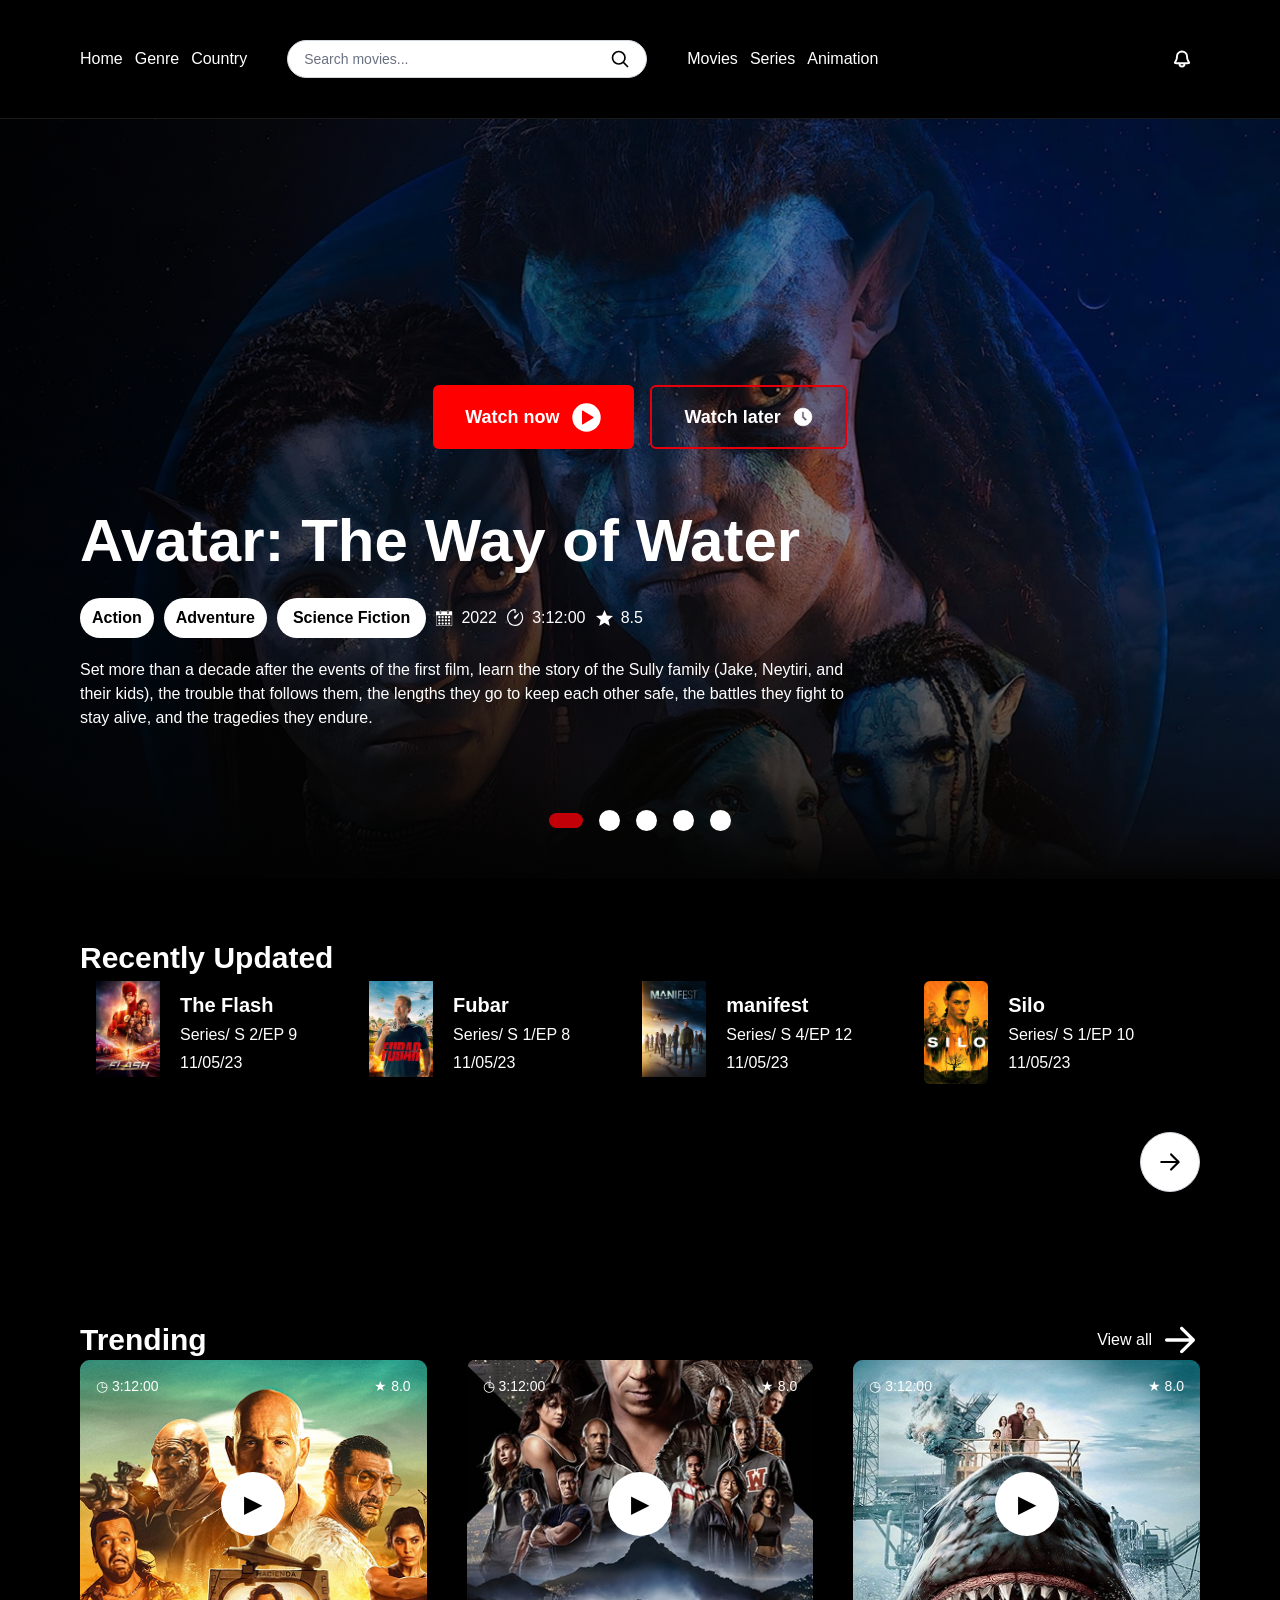
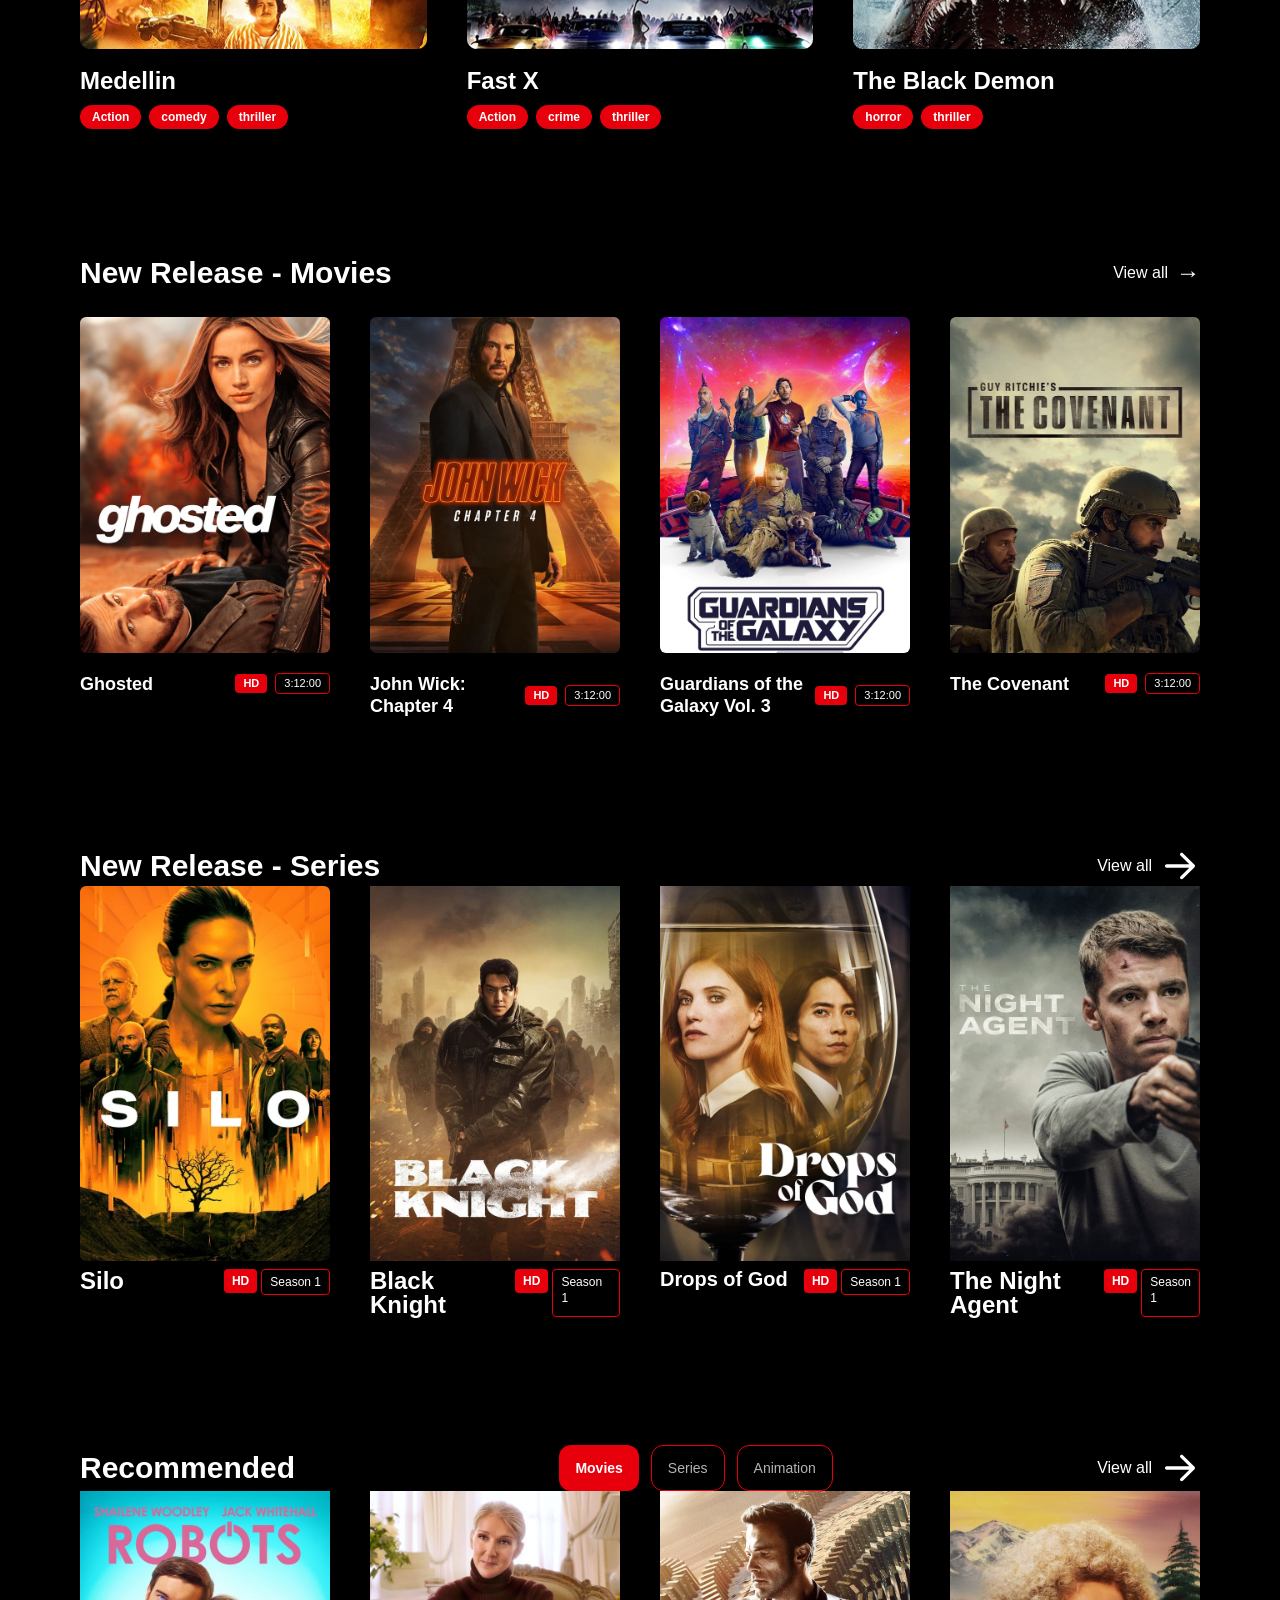
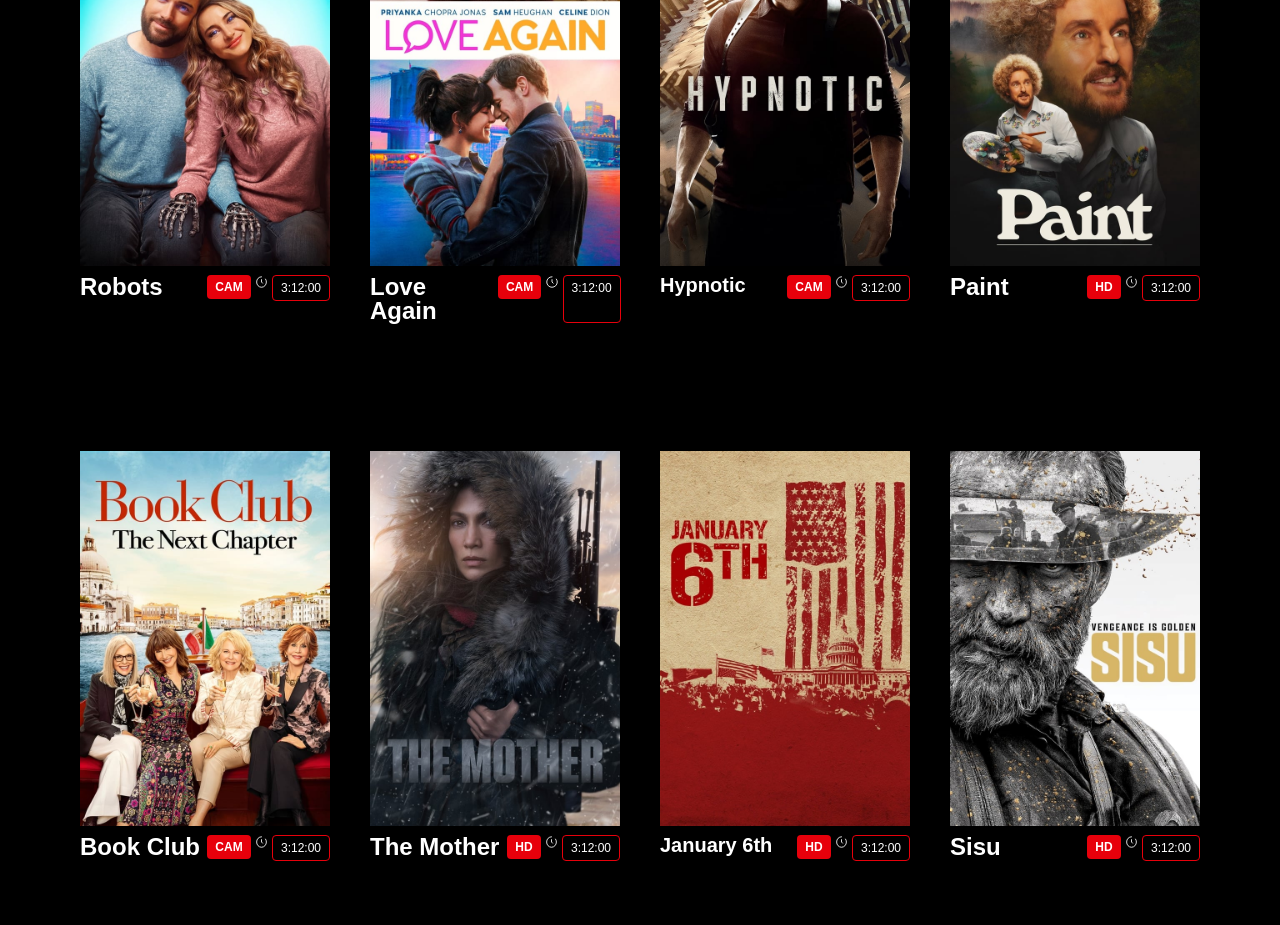
<file: index.html>
<!doctype html>
<html>
  <head>
    <meta charset="UTF-8" />
    <meta name="viewport" content="width=device-width, initial-scale=1.0" />
    <meta
      name="description"
      content="Discover movies and series to watch next."
    />
    <title>Movie-website</title>
    <link href="src/output.css" rel="stylesheet" />
  </head>
  <body class="min-w-0 overflow-x-hidden bg-[#050505] font-poppins text-white">
    <header class="relative z-10 border-b border-white/10 bg-black text-white">
      <nav
        class="mx-auto flex w-full max-w-[1440px] flex-wrap items-center gap-4 px-5 py-4 lg:flex-nowrap lg:gap-x-10 lg:px-20 lg:py-10"
      >
        <div class="nav-links flex gap-3">
          <a href="#home">Home</a>
          <a href="#genre">Genre</a>
          <a href="#country">Country</a>
        </div>
        <form
          role="search"
          class="search-bar order-3 flex w-full min-w-0 items-center justify-between gap-4 rounded-full border border-gray-300 bg-white px-4 py-2 text-sm text-black lg:order-none lg:max-w-[360px]"
        >
          <label class="sr-only" for="movie-search">Search movies</label>
          <input
            placeholder="Search movies..."
            class="min-w-0 flex-1 bg-transparent outline-none placeholder:text-gray-500"
          />
          <img
            src="image/search-svgrepo-com.svg"
            alt="Search Icon"
            width="20"
            height="20"
          />
        </form>
        <div class="nav-links hidden gap-3 lg:flex">
          <a href="#Movies">Movies</a>
          <a href="#Series">Series</a>
          <a href="#Recommended">Animation</a>
        </div>
        <button
          class="bell-icon ml-auto rounded-full p-2"
          type="button"
          aria-label="Open notifications"
        >
          <img src="image/bell-svgrepo-com.svg" alt="" width="20" height="20" />
        </button>
      </nav>
    </header>

    <section
      class="hero-section relative isolate flex min-h-[680px] flex-col items-start justify-end overflow-hidden bg-[#050505] bg-[url('../image/Rectangle.png')] bg-cover bg-center px-4 pb-12 pt-20 text-white before:absolute before:inset-0 before:z-0 before:bg-[linear-gradient(90deg,rgba(0,0,0,.88),rgba(0,0,0,.44),rgba(0,0,0,.12)),linear-gradient(0deg,#050505,transparent_42%)] before:content-[''] sm:min-h-[760px] sm:px-10 lg:px-20 lg:pt-28"
    >
      <div
        class="absolute left-1/2 top-[35%] z-10 flex w-full -translate-x-1/2 flex-wrap justify-center gap-4"
      >
        <button
          type="button"
          class="flex flex-none items-center justify-center gap-x-3 rounded-md bg-[#ff0000] px-6 py-4 text-lg font-semibold sm:px-8"
        >
          <span>Watch now</span>
          <img
            src="image/play-circle-solid-svgrepo-com.svg"
            alt=""
            width="31"
            height="31"
          />
        </button>
        <button
          type="button"
          class="flex flex-none items-center justify-center gap-x-3 rounded-md border-2 border-red-600 bg-black/10 px-6 py-4 text-lg font-semibold sm:px-8"
        >
          <span>Watch later</span>
          <img
            src="image/clock-svgrepo-com.svg"
            alt=""
            width="20"
            height="20"
          />
        </button>
      </div>
      <div
        class="relative z-10 mr-auto flex w-full max-w-[860px] flex-col items-start gap-y-5"
      >
        <div
          class="mt-10 font-poppins text-3xl font-bold leading-tight sm:text-5xl lg:text-6xl"
        >
          <h1>Avatar: The Way of Water</h1>
        </div>
        <div class="flex flex-wrap items-center gap-2.5">
          <div
            class="rounded-full bg-white px-3 py-3 text-sm font-semibold leading-none text-black sm:text-base"
          >
            <p>Action</p>
          </div>
          <div
            class="rounded-full bg-white px-3 py-3 text-sm font-semibold leading-none text-black sm:text-base"
          >
            <p>Adventure</p>
          </div>
          <div
            class="rounded-full bg-white px-4 py-3 text-sm font-semibold leading-none text-black sm:text-base"
          >
            <p>Science Fiction</p>
          </div>
          <div
            class="flex gap-2 items-center font-poppins font-medium text-base leading-none tracking-normal"
          >
            <img
              src="image/Group.svg"
              alt="Clock Icon"
              width="17.13"
              height="17"
            />
            <span>2022</span>
          </div>
          <div
            class="flex gap-2 items-center font-poppins font-medium text-base leading-none tracking-normal"
          >
            <img src="image/Vector.svg" alt="" width="17.13" height="17" />
            <span>3:12:00</span>
          </div>
          <div
            class="flex gap-2 items-center font-poppins font-medium text-base leading-none tracking-normal"
          >
            <img src="image/Vector (1).svg" alt="" width="17.13" height="17" />
            <span>8.5</span>
          </div>
        </div>
        <div class="max-w-3xl text-base font-medium leading-6 tracking-normal">
          <p>
            Set more than a decade after the events of the first film, learn the
            story of the Sully family (Jake, Neytiri, and their kids), the
            trouble that follows them, the lengths they go to keep each other
            safe, the battles they fight to stay alive, and the tragedies they
            endure.
          </p>
        </div>
      </div>
      <div
        class="relative z-10 flex items-center gap-4 self-center pt-10 sm:pt-20"
      >
        <div class="rounded-full w-[34px] h-[15px] bg-red-700"></div>
        <div class="rounded-full bg-white w-[21px] h-[21px]"></div>
        <div class="rounded-full bg-white w-[21px] h-[21px]"></div>
        <div class="rounded-full bg-white w-[21px] h-[21px]"></div>
        <div class="rounded-full bg-white w-[21px] h-[21px]"></div>
      </div>
    </section>

    <section
      id="country"
      class="overflow-hidden bg-black px-4 py-10 text-white sm:px-10 lg:px-20 lg:py-16"
    >
      <div>
        <h1
          class="font-poppins font-bold text-3xl leading-none tracking-normal"
        >
          Recently Updated
        </h1>
      </div>
      <div class="flex flex-col gap-4 sm:flex-row sm:flex-wrap lg:gap-10">
        <div class="flex items-center gap-x-5 px-4 py-2 text-white">
          <div class="w-[64px] h-[103px]">
            <img
              src="image/ac4deff26cdd825913f2d377f51cba538b1f64dd.jpg"
              alt=""
            />
          </div>
          <div class="flex flex-col gap-y-3">
            <h1
              class="font-poppins font-bold text-xl leading-none tracking-normal"
            >
              The Flash
            </h1>
            <p
              class="font-poppins font-medium text-base leading-none tracking-normal"
            >
              Series/ S 2/EP 9
            </p>
            <p
              class="font-poppins font-medium text-base leading-none tracking-normal"
            >
              11/05/23
            </p>
          </div>
        </div>
        <div class="flex items-center gap-x-5 px-4 py-2 text-white">
          <div class="w-[64px] h-[103px]">
            <img src="image/ff.jpg" alt="fuber" />
          </div>
          <div class="flex flex-col gap-y-3">
            <h1
              class="font-poppins font-bold text-xl leading-none tracking-normal"
            >
              Fubar
            </h1>
            <p
              class="font-poppins font-medium text-base leading-none tracking-normal"
            >
              Series/ S 1/EP 8
            </p>
            <p
              class="font-poppins font-medium text-base leading-none tracking-normal"
            >
              11/05/23
            </p>
          </div>
        </div>
        <div class="flex items-center gap-x-5 px-4 py-2 text-white">
          <div class="w-[64px] h-[103px]">
            <img
              src="image/7d7b159343d9887d3b818f07ab58683af15f003d.jpg"
              alt=""
            />
          </div>
          <div class="flex flex-col gap-y-3">
            <h1
              class="font-poppins font-bold text-xl leading-none tracking-normal"
            >
              manifest
            </h1>
            <p
              class="font-poppins font-medium text-base leading-none tracking-normal"
            >
              Series/ S 4/EP 12
            </p>
            <p
              class="font-poppins font-medium text-base leading-none tracking-normal"
            >
              11/05/23
            </p>
          </div>
        </div>
        <div class="flex items-center gap-x-5 px-4 py-2 text-white">
          <a
            href="details.html"
            class="w-[64px] shrink-0 rounded-md focus-visible:outline-2 focus-visible:outline-red-500"
          >
            <img
              src="image/silo.jpg"
              alt="Open Silo details"
              class="h-[103px] w-[64px] rounded-md"
            />
          </a>
          <div class="flex flex-col gap-y-3">
            <h1
              class="font-poppins font-bold text-xl leading-none tracking-normal"
            >
              Silo
            </h1>
            <p
              class="font-poppins font-medium text-base leading-none tracking-normal"
            >
              Series/ S 1/EP 10
            </p>
            <p
              class="font-poppins font-medium text-base leading-none tracking-normal"
            >
              11/05/23
            </p>
          </div>
        </div>
        <div
          class="ml-auto flex size-15 items-center justify-center gap-x-2 rounded-full border border-gray-300 bg-white px-4 py-2 font-poppins text-base font-medium leading-none tracking-normal text-black"
        >
          <svg
            viewBox="0 0 24 24"
            fill="none"
            xmlns="http://www.w3.org/2000/svg"
          >
            <g id="SVGRepo_bgCarrier" stroke-width="0"></g>
            <g
              id="SVGRepo_tracerCarrier"
              stroke-linecap="round"
              stroke-linejoin="round"
            ></g>
            <g id="SVGRepo_iconCarrier">
              <path
                fill-rule="evenodd"
                clip-rule="evenodd"
                d="M12.2929 4.29289C12.6834 3.90237 13.3166 3.90237 13.7071 4.29289L20.7071 11.2929C21.0976 11.6834 21.0976 12.3166 20.7071 12.7071L13.7071 19.7071C13.3166 20.0976 12.6834 20.0976 12.2929 19.7071C11.9024 19.3166 11.9024 18.6834 12.2929 18.2929L17.5858 13H4C3.44772 13 3 12.5523 3 12C3 11.4477 3.44772 11 4 11H17.5858L12.2929 5.70711C11.9024 5.31658 11.9024 4.68342 12.2929 4.29289Z"
                fill="#000000"
              ></path>
            </g>
          </svg>
        </div>
      </div>
    </section>

    <section
      id="genre"
      class="overflow-hidden bg-black px-4 py-10 text-white sm:px-10 lg:px-20 lg:py-16"
    >
      <div>
        <div class="flex justify-between items-center">
          <h1
            class="font-poppins font-bold text-3xl leading-none tracking-normal"
          >
            Trending
          </h1>
          <a
            href="#Movies"
            class="flex items-center gap-x-2 font-poppins font-medium text-base leading-none tracking-normal"
          >
            View all
            <span class="w-10 h-10 flex items-center justify-center">
              <svg
                viewBox="0 0 24 24"
                fill="none"
                xmlns="http://www.w3.org/2000/svg"
              >
                <g id="SVGRepo_bgCarrier" stroke-width="0"></g>
                <g
                  id="SVGRepo_tracerCarrier"
                  stroke-linecap="round"
                  stroke-linejoin="round"
                ></g>
                <g id="SVGRepo_iconCarrier">
                  <path
                    fill-rule="evenodd"
                    clip-rule="evenodd"
                    d="M12.2929 4.29289C12.6834 3.90237 13.3166 3.90237 13.7071 4.29289L20.7071 11.2929C21.0976 11.6834 21.0976 12.3166 20.7071 12.7071L13.7071 19.7071C13.3166 20.0976 12.6834 20.0976 12.2929 19.7071C11.9024 19.3166 11.9024 18.6834 12.2929 18.2929L17.5858 13H4C3.44772 13 3 12.5523 3 12C3 11.4477 3.44772 11 4 11H17.5858L12.2929 5.70711C11.9024 5.31658 11.9024 4.68342 12.2929 4.29289Z"
                    fill="#ffffff"
                  ></path>
                </g>
              </svg>
            </span>
          </a>
        </div>
        <div
          class="trending-grid grid grid-cols-1 gap-6 sm:grid-cols-2 lg:grid-cols-3 lg:gap-10"
        >
          <article class="trending-card">
            <div
              class="trending-image relative aspect-[352/293] w-full max-w-full overflow-hidden rounded-md"
            >
              <img
                class="block h-full w-full object-cover"
                src="image/Rectangle 3.png"
                alt="Medellin"
              />
              <div
                class="absolute inset-x-4 top-4 flex justify-between text-sm font-medium text-white"
              >
                <span>◷ 3:12:00</span><span>★ 8.0</span>
              </div>
              <button
                type="button"
                aria-label="Play Medellin"
                class="absolute left-1/2 top-1/2 grid size-16 -translate-x-1/2 -translate-y-1/2 place-items-center rounded-full bg-white text-2xl text-black"
              >
                ▶
              </button>
            </div>
            <div class="mt-5 flex flex-col gap-3">
              <div>
                <h1
                  class="font-poppins text-2xl font-bold leading-none tracking-normal"
                >
                  Medellin
                </h1>
              </div>
              <div class="flex flex-wrap gap-2">
                <button
                  class="rounded-full bg-red-600 px-3 py-1.5 text-xs font-semibold leading-none"
                >
                  Action
                </button>
                <button
                  class="rounded-full bg-red-600 px-3 py-1.5 text-xs font-semibold leading-none"
                >
                  comedy
                </button>
                <button
                  class="rounded-full bg-red-600 px-3 py-1.5 text-xs font-semibold leading-none"
                >
                  thriller
                </button>
              </div>
            </div>
          </article>
          <article class="trending-card">
            <div
              class="trending-image relative aspect-[352/293] w-full max-w-full overflow-hidden rounded-md"
            >
              <img
                class="block h-full w-full object-cover"
                src="image/Rectangle 4.png"
                alt="Fast X"
              />
              <div
                class="absolute inset-x-4 top-4 flex justify-between text-sm font-medium text-white"
              >
                <span>◷ 3:12:00</span><span>★ 8.0</span>
              </div>
              <button
                type="button"
                aria-label="Play Fast X"
                class="absolute left-1/2 top-1/2 grid size-16 -translate-x-1/2 -translate-y-1/2 place-items-center rounded-full bg-white text-2xl text-black"
              >
                ▶
              </button>
            </div>
            <div class="mt-5 flex flex-col gap-3">
              <div>
                <h1
                  class="font-poppins text-2xl font-bold leading-none tracking-normal"
                >
                  Fast X
                </h1>
              </div>
              <div class="flex flex-wrap gap-2">
                <button
                  class="rounded-full bg-red-600 px-3 py-1.5 text-xs font-semibold leading-none"
                >
                  Action
                </button>
                <button
                  class="rounded-full bg-red-600 px-3 py-1.5 text-xs font-semibold leading-none"
                >
                  crime
                </button>
                <button
                  class="rounded-full bg-red-600 px-3 py-1.5 text-xs font-semibold leading-none"
                >
                  thriller
                </button>
              </div>
            </div>
          </article>
          <article class="trending-card">
            <div
              class="trending-image relative aspect-[352/293] w-full max-w-full overflow-hidden rounded-md"
            >
              <img
                class="block h-full w-full object-cover"
                src="image/Rectangle 5.png"
                alt="The Black Demon"
              />
              <div
                class="absolute inset-x-4 top-4 flex justify-between text-sm font-medium text-white"
              >
                <span>◷ 3:12:00</span><span>★ 8.0</span>
              </div>
              <button
                type="button"
                aria-label="Play The Black Demon"
                class="absolute left-1/2 top-1/2 grid size-16 -translate-x-1/2 -translate-y-1/2 place-items-center rounded-full bg-white text-2xl text-black"
              >
                ▶
              </button>
            </div>
            <div class="mt-5 flex flex-col gap-3">
              <div>
                <h1
                  class="font-poppins text-2xl font-bold leading-none tracking-normal"
                >
                  The Black Demon
                </h1>
              </div>
              <div class="flex flex-wrap gap-2">
                <button
                  class="rounded-full bg-red-600 px-3 py-1.5 text-xs font-semibold leading-none"
                >
                  horror
                </button>
                <button
                  class="rounded-full bg-red-600 px-3 py-1.5 text-xs font-semibold leading-none"
                >
                  thriller
                </button>
              </div>
            </div>
          </article>
        </div>
      </div>
    </section>

    <section
      id="Movies"
      class="release-section overflow-hidden bg-black px-4 py-10 text-white sm:px-10 lg:px-20 lg:py-16"
    >
      <div>
        <div class="mb-7 flex items-center justify-between gap-4">
          <h2
            class="font-poppins text-3xl font-bold leading-none tracking-normal"
          >
            New Release - Movies
          </h2>
          <a
            href="#Movies"
            class="flex shrink-0 items-center gap-2 font-poppins text-base font-medium"
          >
            View all <span aria-hidden="true" class="text-2xl">&rarr;</span>
          </a>
        </div>
        <div
          class="grid grid-cols-1 gap-6 sm:grid-cols-2 lg:grid-cols-4 lg:gap-10"
        >
          <article class="release-card">
            <div
              class="release-poster aspect-[256/344] overflow-hidden rounded-md"
            >
              <img
                class="block h-full w-full object-cover"
                src="image/g1.jpg"
                alt="Ghosted"
              />
            </div>
            <div
              class="release-info mt-5 flex items-center gap-2 max-sm:flex-wrap"
            >
              <h3
                class="min-w-0 flex-1 text-lg font-bold leading-tight max-sm:basis-full"
              >
                Ghosted
              </h3>
              <span
                class="release-badge shrink-0 rounded bg-red-600 px-2 py-1 text-[11px] font-bold leading-none"
                >HD</span
              ><span
                class="release-duration shrink-0 rounded border border-red-600 px-2 py-1 text-[11px] leading-none"
                >3:12:00</span
              >
            </div>
          </article>
          <article class="release-card">
            <div
              class="release-poster aspect-[256/344] overflow-hidden rounded-md"
            >
              <img
                class="block h-full w-full object-cover"
                src="image/g2.jpg"
                alt="John Wick Chapter 4"
              />
            </div>
            <div
              class="release-info mt-5 flex items-center gap-2 max-sm:flex-wrap"
            >
              <h3
                class="min-w-0 flex-1 text-lg font-bold leading-tight max-sm:basis-full"
              >
                John Wick: Chapter 4
              </h3>
              <span
                class="release-badge shrink-0 rounded bg-red-600 px-2 py-1 text-[11px] font-bold leading-none"
                >HD</span
              ><span
                class="release-duration shrink-0 rounded border border-red-600 px-2 py-1 text-[11px] leading-none"
                >3:12:00</span
              >
            </div>
          </article>
          <article class="release-card">
            <div
              class="release-poster aspect-[256/344] overflow-hidden rounded-md"
            >
              <img
                class="block h-full w-full object-cover"
                src="image/g3.jpg"
                alt="Guardians of the Galaxy Vol. 3"
              />
            </div>
            <div
              class="release-info mt-5 flex items-center gap-2 max-sm:flex-wrap"
            >
              <h3
                class="min-w-0 flex-1 text-lg font-bold leading-tight max-sm:basis-full"
              >
                Guardians of the Galaxy Vol. 3
              </h3>
              <span
                class="release-badge shrink-0 rounded bg-red-600 px-2 py-1 text-[11px] font-bold leading-none"
                >HD</span
              ><span
                class="release-duration shrink-0 rounded border border-red-600 px-2 py-1 text-[11px] leading-none"
                >3:12:00</span
              >
            </div>
          </article>
          <article class="release-card">
            <div
              class="release-poster aspect-[256/344] overflow-hidden rounded-md"
            >
              <img
                class="block h-full w-full object-cover"
                src="image/g4.jpg"
                alt="The Covenant"
              />
            </div>
            <div
              class="release-info mt-5 flex items-center gap-2 max-sm:flex-wrap"
            >
              <h3
                class="min-w-0 flex-1 text-lg font-bold leading-tight max-sm:basis-full"
              >
                The Covenant
              </h3>
              <span
                class="release-badge shrink-0 rounded bg-red-600 px-2 py-1 text-[11px] font-bold leading-none"
                >HD</span
              ><span
                class="release-duration shrink-0 rounded border border-red-600 px-2 py-1 text-[11px] leading-none"
                >3:12:00</span
              >
            </div>
          </article>
        </div>
      </div>
    </section>

    <section
      id="Series"
      class="overflow-hidden bg-black px-4 py-10 text-white sm:px-10 lg:px-20 lg:py-16"
    >
      <div>
        <div class="flex justify-between items-center">
          <h1
            class="font-poppins font-bold text-3xl leading-none tracking-normal"
          >
            New Release - Series
          </h1>
          <a
            href="#Recommended"
            class="flex items-center gap-x-2 font-poppins font-medium text-base leading-none tracking-normal"
          >
            View all
            <span class="w-10 h-10 flex items-center justify-center">
              <svg
                viewBox="0 0 24 24"
                fill="none"
                xmlns="http://www.w3.org/2000/svg"
              >
                <g id="SVGRepo_bgCarrier" stroke-width="0"></g>
                <g
                  id="SVGRepo_tracerCarrier"
                  stroke-linecap="round"
                  stroke-linejoin="round"
                ></g>
                <g id="SVGRepo_iconCarrier">
                  <path
                    fill-rule="evenodd"
                    clip-rule="evenodd"
                    d="M12.2929 4.29289C12.6834 3.90237 13.3166 3.90237 13.7071 4.29289L20.7071 11.2929C21.0976 11.6834 21.0976 12.3166 20.7071 12.7071L13.7071 19.7071C13.3166 20.0976 12.6834 20.0976 12.2929 19.7071C11.9024 19.3166 11.9024 18.6834 12.2929 18.2929L17.5858 13H4C3.44772 13 3 12.5523 3 12C3 11.4477 3.44772 11 4 11H17.5858L12.2929 5.70711C11.9024 5.31658 11.9024 4.68342 12.2929 4.29289Z"
                    fill="#ffffff"
                  ></path>
                </g>
              </svg>
            </span>
          </a>
        </div>

        <div
          class="grid grid-cols-1 gap-6 sm:grid-cols-2 lg:grid-cols-4 lg:gap-10"
        >
          <div class="flex flex-col">
            <div class="aspect-[256/344] w-full max-w-full">
              <a
                href="details.html"
                class="block rounded-md focus-visible:outline-2 focus-visible:outline-red-500"
              >
                <img
                  src="image/h1.jpg"
                  alt="Open Silo details"
                  class="block cursor-pointer rounded-md"
                />
              </a>
            </div>
            <div class="flex justify-between mt-12">
              <div>
                <p
                  class="font-poppins font-bold text-2xl leading-none tracking-normal"
                >
                  Silo
                </p>
              </div>
              <div class="flex gap-1">
                <div>
                  <h1
                    class="rounded bg-red-600 px-2 py-1 text-xs font-bold text-white"
                  >
                    HD
                  </h1>
                </div>
                <div class="flex gap-1">
                  <p
                    class="rounded border border-red-600 px-2 py-1 text-xs text-white"
                  >
                    Season 1
                  </p>
                </div>
              </div>
            </div>
          </div>
          <div>
            <div class="flex flex-col">
              <div class="aspect-[256/344] w-full max-w-full">
                <img src="image/h2.jpg" alt="" />
              </div>
              <div class="flex justify-between mt-12">
                <div>
                  <p
                    class="font-poppins font-bold text-2xl leading-none tracking-normal"
                  >
                    Black Knight
                  </p>
                </div>
                <div class="flex gap-1">
                  <div>
                    <h1
                      class="rounded bg-red-600 px-2 py-1 text-xs font-bold text-white"
                    >
                      HD
                    </h1>
                  </div>
                  <div class="flex gap-1">
                    <p
                      class="rounded border border-red-600 px-2 py-1 text-xs text-white"
                    >
                      Season 1
                    </p>
                  </div>
                </div>
              </div>
            </div>
          </div>
          <div>
            <div class="flex flex-col">
              <div class="aspect-[256/344] w-full max-w-full">
                <img src="image/h3.jpg" alt="" />
              </div>
              <div class="flex justify-between mt-12">
                <div>
                  <p
                    class="font-poppins font-bold text-xl leading-none tracking-normal"
                  >
                    Drops of God
                  </p>
                </div>
                <div class="flex gap-1">
                  <div>
                    <h1
                      class="rounded bg-red-600 px-2 py-1 text-xs font-bold text-white"
                    >
                      HD
                    </h1>
                  </div>
                  <div class="flex gap-1">
                    <p
                      class="rounded border border-red-600 px-2 py-1 text-xs text-white"
                    >
                      Season 1
                    </p>
                  </div>
                </div>
              </div>
            </div>
          </div>
          <div>
            <div class="flex flex-col">
              <div class="aspect-[256/344] w-full max-w-full">
                <img src="image/h4.jpg" alt="" />
              </div>
              <div class="flex justify-between mt-12">
                <div>
                  <p
                    class="font-poppins font-bold text-2xl leading-none tracking-normal"
                  >
                    The Night Agent
                  </p>
                </div>
                <div class="flex gap-1">
                  <div>
                    <h1
                      class="rounded bg-red-600 px-2 py-1 text-xs font-bold text-white"
                    >
                      HD
                    </h1>
                  </div>
                  <div class="flex gap-1">
                    <p
                      class="rounded border border-red-600 px-2 py-1 text-xs text-white"
                    >
                      Season 1
                    </p>
                  </div>
                </div>
              </div>
            </div>
          </div>
        </div>
      </div>
    </section>

    <section
      id="Recommended"
      class="overflow-hidden bg-black px-4 py-10 text-white sm:px-10 lg:px-20 lg:py-16"
    >
      <div>
        <div class="flex flex-wrap items-center justify-between gap-4">
          <h1
            class="font-poppins font-bold text-3xl leading-none tracking-normal"
          >
            Recommended
          </h1>
          <div class="flex gap-3 text-sm">
            <button
              type="button"
              class="rounded-xl bg-red-600 px-4 py-3 font-semibold"
            >
              Movies
            </button>
            <button
              type="button"
              class="rounded-xl border border-red-600 px-4 py-3 text-white/70"
            >
              Series
            </button>
            <button
              type="button"
              class="rounded-xl border border-red-600 px-4 py-3 text-white/70"
            >
              Animation
            </button>
          </div>
          <h2
            class="flex items-center gap-x-2 font-poppins font-medium text-base leading-none tracking-normal"
          >
            View all
            <span class="w-10 h-10 flex items-center justify-center">
              <svg
                viewBox="0 0 24 24"
                fill="none"
                xmlns="http://www.w3.org/2000/svg"
              >
                <g id="SVGRepo_bgCarrier" stroke-width="0"></g>
                <g
                  id="SVGRepo_tracerCarrier"
                  stroke-linecap="round"
                  stroke-linejoin="round"
                ></g>
                <g id="SVGRepo_iconCarrier">
                  <path
                    fill-rule="evenodd"
                    clip-rule="evenodd"
                    d="M12.2929 4.29289C12.6834 3.90237 13.3166 3.90237 13.7071 4.29289L20.7071 11.2929C21.0976 11.6834 21.0976 12.3166 20.7071 12.7071L13.7071 19.7071C13.3166 20.0976 12.6834 20.0976 12.2929 19.7071C11.9024 19.3166 11.9024 18.6834 12.2929 18.2929L17.5858 13H4C3.44772 13 3 12.5523 3 12C3 11.4477 3.44772 11 4 11H17.5858L12.2929 5.70711C11.9024 5.31658 11.9024 4.68342 12.2929 4.29289Z"
                    fill="#ffffff"
                  ></path>
                </g>
              </svg>
            </span>
          </h2>
        </div>

        <div
          class="grid grid-cols-1 gap-6 sm:grid-cols-2 lg:grid-cols-4 lg:gap-10"
        >
          <div class="flex flex-col">
            <div class="aspect-[256/344] w-full max-w-full">
              <img src="image/i1.jpg" alt="" />
            </div>
            <div class="flex justify-between mt-12">
              <div>
                <p
                  class="font-poppins font-bold text-2xl leading-none tracking-normal"
                >
                  Robots
                </p>
              </div>
              <div class="flex gap-1">
                <div>
                  <h1
                    class="rounded bg-red-600 px-2 py-1 text-xs font-bold text-white"
                  >
                    CAM
                  </h1>
                </div>
                <div class="flex gap-1">
                  <img
                    src="image/clock-svgrepo-com (1).svg"
                    alt=""
                    class="w-[13.3px] h-[13.3px]"
                  />

                  <p
                    class="rounded border border-red-600 px-2 py-1 text-xs text-white"
                  >
                    3:12:00
                  </p>
                </div>
              </div>
            </div>
          </div>
          <div>
            <div class="flex flex-col">
              <div class="aspect-[256/344] w-full max-w-full">
                <img src="image/i2.jpg" alt="" />
              </div>
              <div class="flex justify-between mt-12">
                <div>
                  <p
                    class="font-poppins font-bold text-2xl leading-none tracking-normal"
                  >
                    Love Again
                  </p>
                </div>
                <div class="flex gap-1">
                  <div>
                    <h1
                      class="rounded bg-red-600 px-2 py-1 text-xs font-bold text-white"
                    >
                      CAM
                    </h1>
                  </div>
                  <div class="flex gap-1">
                    <img
                      src="image/clock-svgrepo-com (1).svg"
                      alt=""
                      class="w-[13.3px] h-[13.3px]"
                    />
                    <p
                      class="rounded border border-red-600 px-2 py-1 text-xs text-white"
                    >
                      3:12:00
                    </p>
                  </div>
                </div>
              </div>
            </div>
          </div>
          <div>
            <div class="flex flex-col">
              <div class="aspect-[256/344] w-full max-w-full">
                <img src="image/i3.jpg" alt="" />
              </div>
              <div class="flex justify-between mt-12">
                <div>
                  <p
                    class="font-poppins font-bold text-xl leading-none tracking-normal"
                  >
                    Hypnotic
                  </p>
                </div>
                <div class="flex gap-1">
                  <div>
                    <h1
                      class="rounded bg-red-600 px-2 py-1 text-xs font-bold text-white"
                    >
                      CAM
                    </h1>
                  </div>
                  <div class="flex gap-1">
                    <img
                      src="image/clock-svgrepo-com (1).svg"
                      alt=""
                      class="w-[13.3px] h-[13.3px]"
                    />
                    <p
                      class="rounded border border-red-600 px-2 py-1 text-xs text-white"
                    >
                      3:12:00
                    </p>
                  </div>
                </div>
              </div>
            </div>
          </div>
          <div>
            <div class="flex flex-col">
              <div class="aspect-[256/344] w-full max-w-full">
                <img src="image/i4.jpg" alt="" />
              </div>
              <div class="flex justify-between mt-12">
                <div>
                  <p
                    class="font-poppins font-bold text-2xl leading-none tracking-normal"
                  >
                    Paint
                  </p>
                </div>
                <div class="flex gap-1">
                  <div>
                    <h1
                      class="rounded bg-red-600 px-2 py-1 text-xs font-bold text-white"
                    >
                      HD
                    </h1>
                  </div>
                  <div class="flex gap-1">
                    <img
                      src="image/clock-svgrepo-com (1).svg"
                      alt=""
                      class="w-[13.3px] h-[13.3px]"
                    />
                    <p
                      class="rounded border border-red-600 px-2 py-1 text-xs text-white"
                    >
                      3:12:00
                    </p>
                  </div>
                </div>
              </div>
            </div>
          </div>
        </div>
      </div>
    </section>

    <section
      class="overflow-hidden bg-black px-4 py-10 text-white sm:px-10 lg:px-20 lg:py-16"
    >
      <div
        class="grid grid-cols-1 gap-6 sm:grid-cols-2 lg:grid-cols-4 lg:gap-10"
      >
        <div class="flex flex-col">
          <div class="aspect-[256/344] w-full max-w-full">
            <img src="image/i5.jpg" alt="" />
          </div>
          <div class="flex justify-between mt-12">
            <div>
              <p
                class="font-poppins font-bold text-2xl leading-none tracking-normal"
              >
                Book Club
              </p>
            </div>
            <div class="flex gap-1">
              <div>
                <h1
                  class="rounded bg-red-600 px-2 py-1 text-xs font-bold text-white"
                >
                  CAM
                </h1>
              </div>
              <div class="flex gap-1">
                <img
                  src="image/clock-svgrepo-com (1).svg"
                  alt=""
                  class="w-[13.3px] h-[13.3px]"
                />
                <p
                  class="rounded border border-red-600 px-2 py-1 text-xs text-white"
                >
                  3:12:00
                </p>
              </div>
            </div>
          </div>
        </div>
        <div>
          <div class="flex flex-col">
            <div class="aspect-[256/344] w-full max-w-full">
              <img src="image/i6.jpg" alt="" />
            </div>
            <div class="flex justify-between mt-12">
              <div>
                <p
                  class="font-poppins font-bold text-2xl leading-none tracking-normal"
                >
                  The Mother
                </p>
              </div>
              <div class="flex gap-1">
                <div>
                  <h1
                    class="rounded bg-red-600 px-2 py-1 text-xs font-bold text-white"
                  >
                    HD
                  </h1>
                </div>
                <div class="flex gap-1">
                  <img
                    src="image/clock-svgrepo-com (1).svg"
                    alt=""
                    class="w-[13.3px] h-[13.3px]"
                  />
                  <p
                    class="rounded border border-red-600 px-2 py-1 text-xs text-white"
                  >
                    3:12:00
                  </p>
                </div>
              </div>
            </div>
          </div>
        </div>
        <div>
          <div class="flex flex-col">
            <div class="aspect-[256/344] w-full max-w-full">
              <img src="image/i8.jpg" alt="" />
            </div>
            <div class="flex justify-between mt-12">
              <div>
                <p
                  class="font-poppins font-bold text-xl leading-none tracking-normal"
                >
                  January 6th
                </p>
              </div>
              <div class="flex gap-1">
                <div>
                  <h1
                    class="rounded bg-red-600 px-2 py-1 text-xs font-bold text-white"
                  >
                    HD
                  </h1>
                </div>
                <div class="flex gap-1">
                  <img
                    src="image/clock-svgrepo-com (1).svg"
                    alt=""
                    class="w-[13.3px] h-[13.3px]"
                  />
                  <p
                    class="rounded border border-red-600 px-2 py-1 text-xs text-white"
                  >
                    3:12:00
                  </p>
                </div>
              </div>
            </div>
          </div>
        </div>
        <div>
          <div class="flex flex-col">
            <div class="aspect-[256/344] w-full max-w-full">
              <img src="image/i9.jpg" alt="" />
            </div>
            <div class="flex justify-between mt-12">
              <div>
                <p
                  class="font-poppins font-bold text-2xl leading-none tracking-normal"
                >
                  Sisu
                </p>
              </div>
              <div class="flex gap-1">
                <div>
                  <h1
                    class="rounded bg-red-600 px-2 py-1 text-xs font-bold text-white"
                  >
                    HD
                  </h1>
                </div>
                <div class="flex gap-1">
                  <img
                    src="image/clock-svgrepo-com (1).svg"
                    alt=""
                    class="w-[13.3px] h-[13.3px]"
                  />
                  <p
                    class="rounded border border-red-600 px-2 py-1 text-xs text-white"
                  >
                    3:12:00
                  </p>
                </div>
              </div>
            </div>
          </div>
        </div>
      </div>
    </section>
  </body>
</html>
</file>
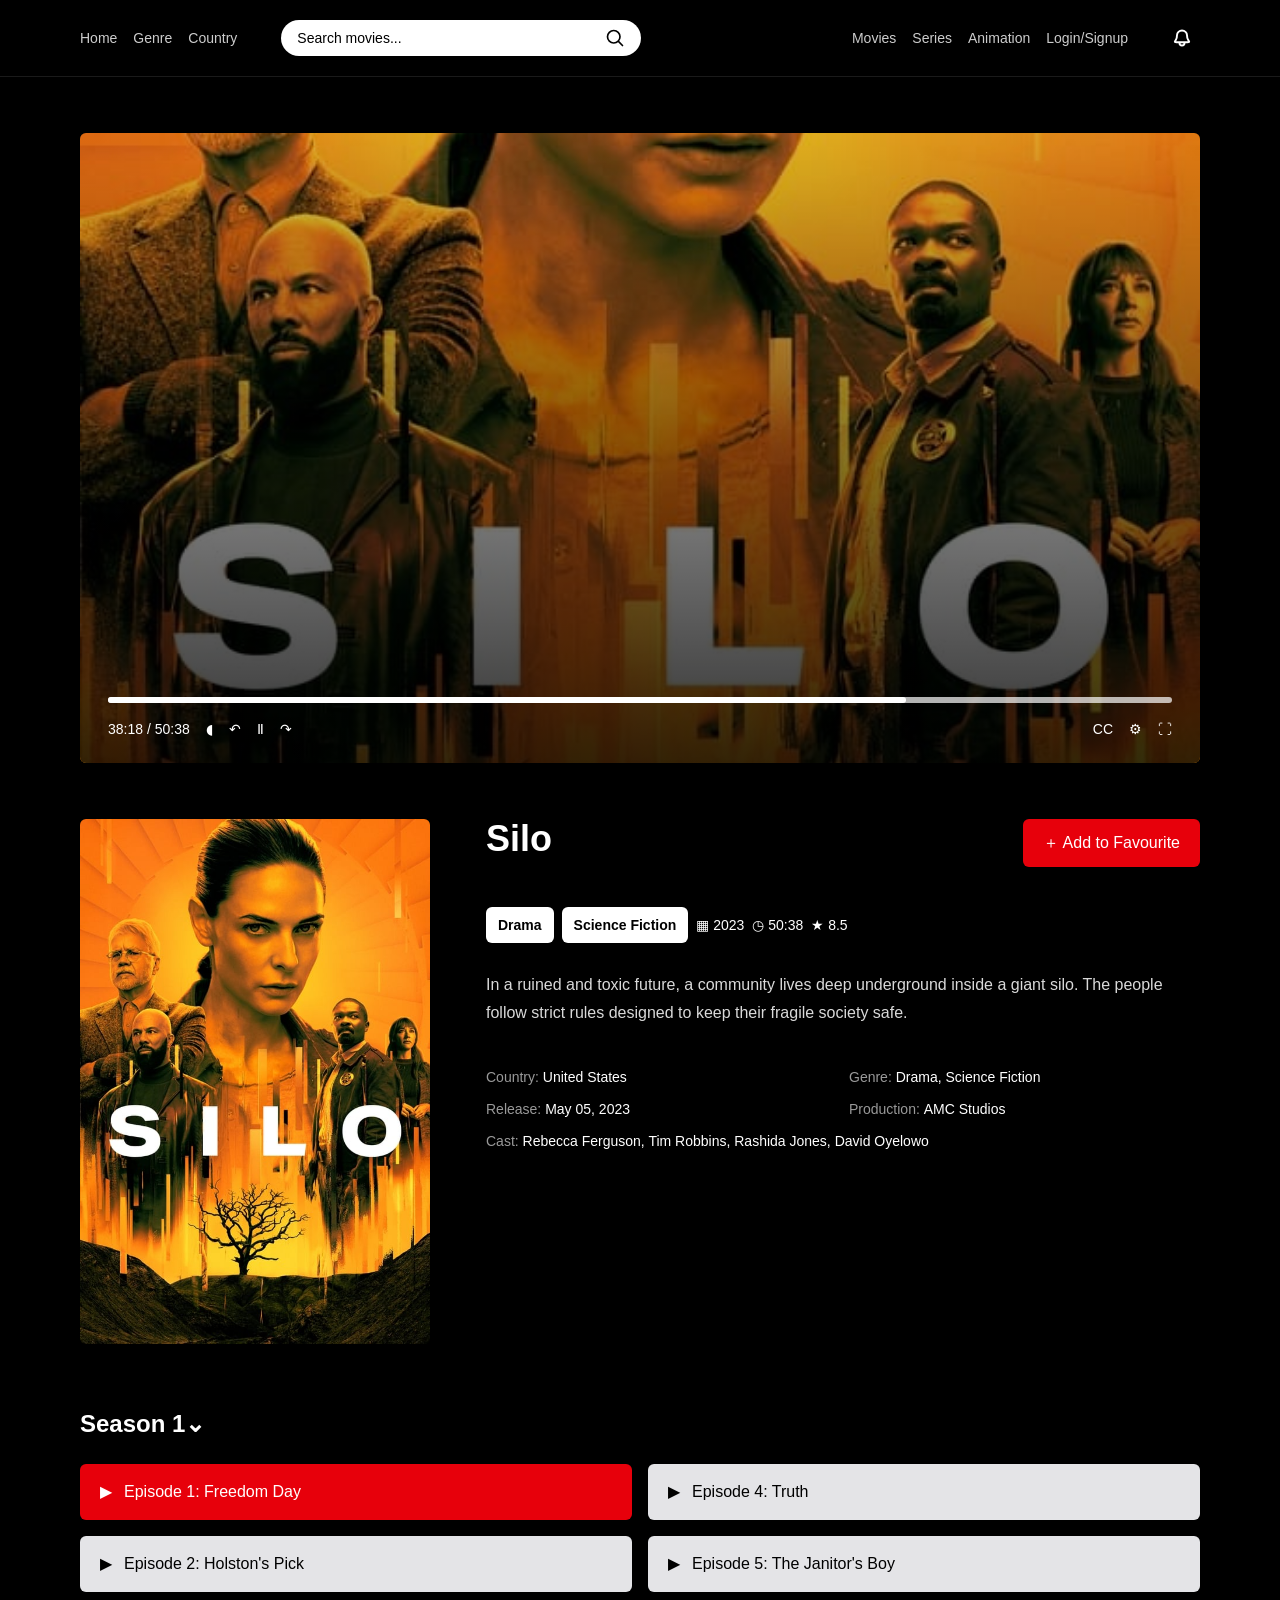
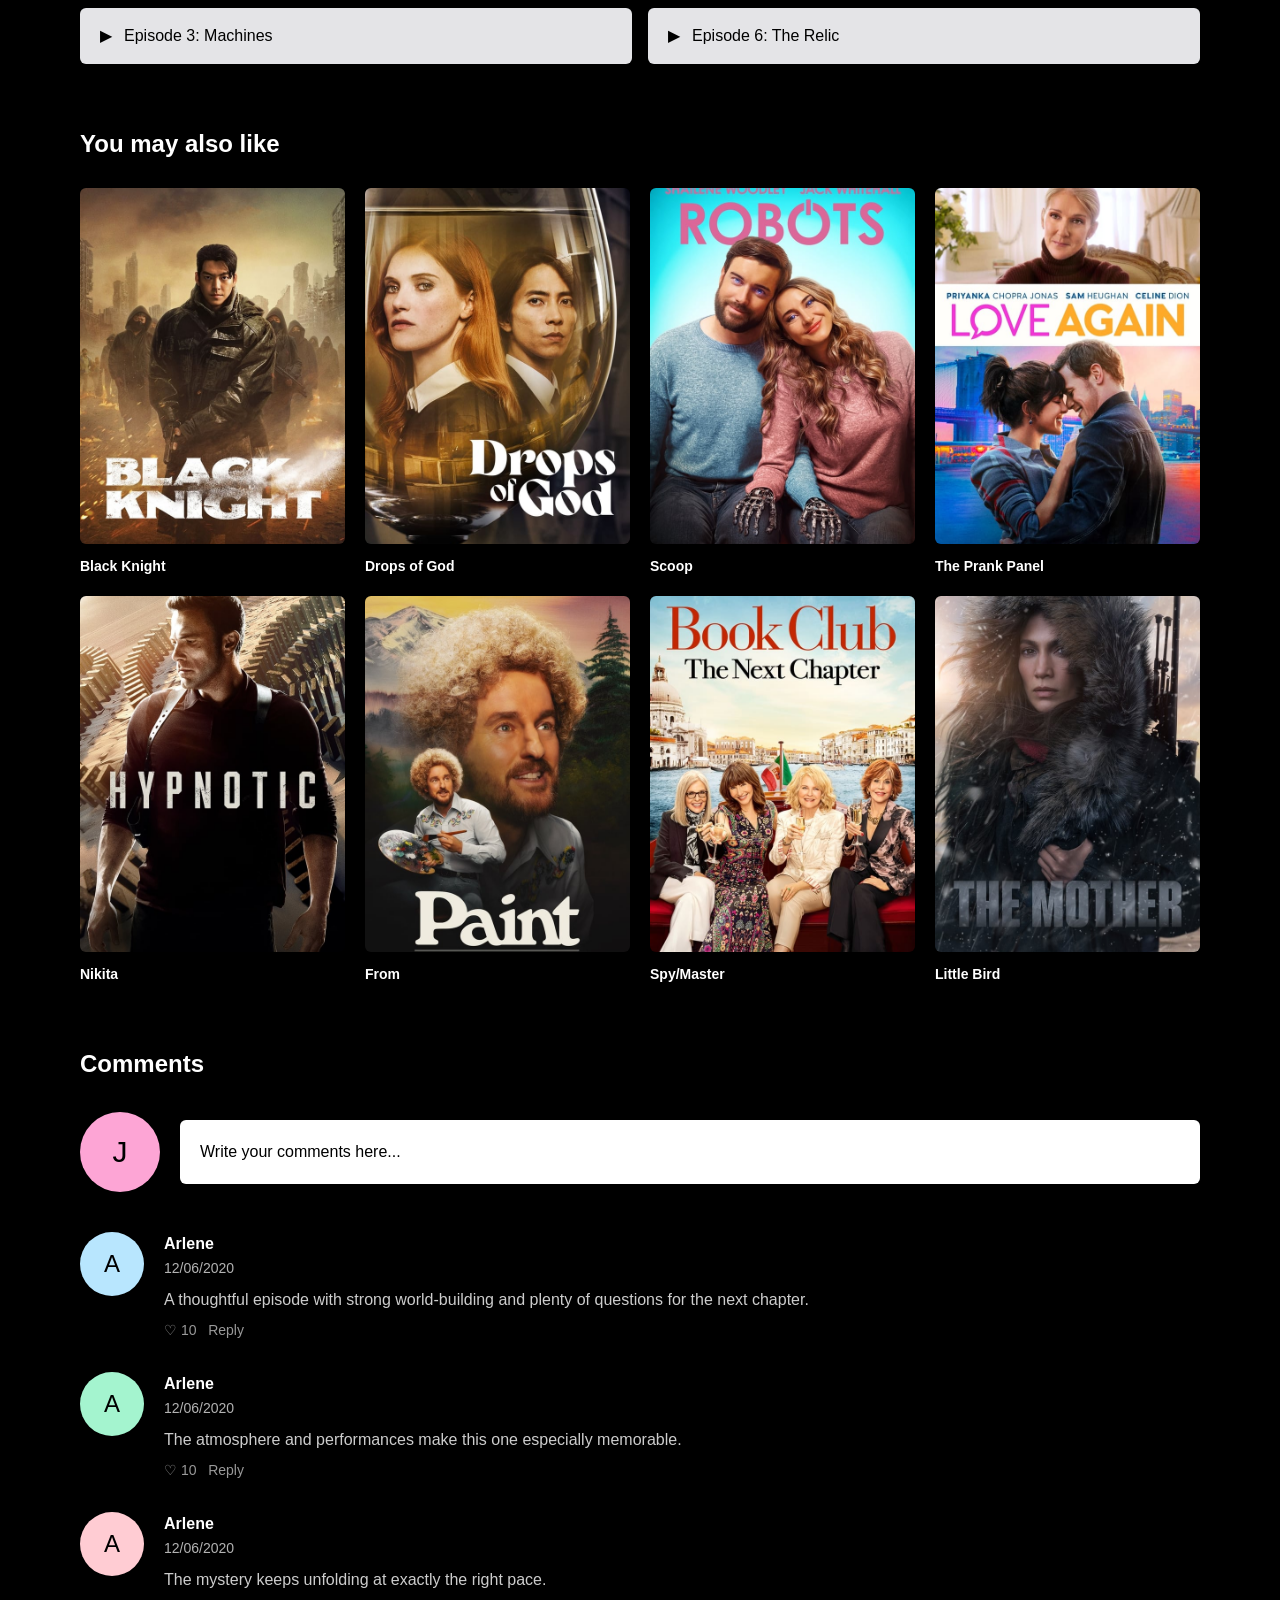
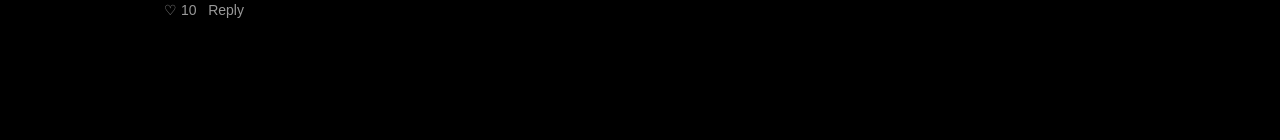
<file: details.html>
<!doctype html>
<html lang="en">
  <head>
    <meta charset="UTF-8" />
    <meta name="viewport" content="width=device-width, initial-scale=1.0" />
    <meta
      name="description"
      content="Silo series details, episodes, recommendations, and comments."
    />
    <title>movie-website</title>
    <link href="src/output.css" rel="stylesheet" />
  </head>
  <body class="min-h-screen bg-black font-poppins text-white">
    <header class="border-b border-white/10 bg-black">
      <nav
        class="mx-auto flex max-w-[1440px] flex-wrap items-center gap-5 px-5 py-5 lg:flex-nowrap lg:gap-9 lg:px-20"
      >
        <div class="flex gap-4 text-sm text-white/80">
          <a href="index.html#home">Home</a>
          <a href="index.html#genre">Genre</a>
          <a href="index.html#country">Country</a>
        </div>
        <form
          class="order-3 flex w-full items-center gap-3 rounded-full bg-white px-4 py-2 text-sm text-black lg:order-none lg:ml-2 lg:max-w-[360px]"
          role="search"
        >
          <label class="sr-only" for="details-search">Search titles</label>
          <input
            id="details-search"
            type="search"
            placeholder="Search movies..."
            class="min-w-0 flex-1 bg-transparent outline-none"
          />
          <img
            src="image/search-svgrepo-com.svg"
            alt=""
            width="20"
            height="20"
          />
        </form>
        <div class="ml-auto hidden gap-4 text-sm text-white/80 lg:flex">
          <a href="index.html#Movies">Movies</a>
          <a href="index.html#Series">Series</a>
          <a href="index.html#Recommended">Animation</a>
          <a href="#comments">Login/Signup</a>
        </div>
        <button
          type="button"
          aria-label="Notifications"
          class="rounded-full p-2 hover:bg-white/10"
        >
          <img src="image/bell-svgrepo-com.svg" alt="" width="20" height="20" />
        </button>
      </nav>
    </header>

    <main class="mx-auto max-w-[1440px] px-5 py-10 lg:px-20 lg:py-14">
      <section
        aria-label="Silo player"
        class="relative overflow-hidden rounded-md bg-zinc-900"
      >
        <div
          class="aspect-video bg-cover bg-center"
          style="
            background-image:
              linear-gradient(0deg, rgba(0, 0, 0, 0.8), rgba(0, 0, 0, 0.12)),
              url(&quot;image/h1.jpg&quot;);
          "
        >
          <div class="absolute inset-x-7 bottom-6">
            <div class="h-1.5 rounded-full bg-white/70">
              <div class="h-full w-3/4 rounded-full bg-white"></div>
            </div>
            <div class="mt-4 flex items-center gap-4 text-sm">
              <span>38:18 / 50:38</span
              ><button type="button" aria-label="Mute">◖</button
              ><button type="button" aria-label="Replay">↶</button
              ><button type="button" aria-label="Pause">Ⅱ</button
              ><button type="button" aria-label="Forward">↷</button
              ><span class="ml-auto">CC</span><span>⚙</span><span>⛶</span>
            </div>
          </div>
        </div>
      </section>

      <section class="mt-14 grid gap-10 lg:grid-cols-[350px_1fr] lg:gap-14">
        <img
          src="image/h1.jpg"
          alt="Silo poster"
          class="w-full rounded-md object-cover"
        />
        <div>
          <div class="flex flex-wrap items-start justify-between gap-5">
            <h1 class="text-4xl font-bold">Silo</h1>
            <button
              type="button"
              class="rounded-md bg-red-600 px-5 py-3 font-medium hover:bg-red-500"
            >
              ＋ Add to Favourite
            </button>
          </div>
          <div class="mt-10 flex flex-wrap items-center gap-2 text-sm">
            <span class="rounded-md bg-white px-3 py-2 font-semibold text-black"
              >Drama</span
            ><span
              class="rounded-md bg-white px-3 py-2 font-semibold text-black"
              >Science Fiction</span
            ><span>▦ 2023</span><span>◷ 50:38</span><span>★ 8.5</span>
          </div>
          <p class="mt-7 max-w-3xl leading-7 text-white/85">
            In a ruined and toxic future, a community lives deep underground
            inside a giant silo. The people follow strict rules designed to keep
            their fragile society safe.
          </p>
          <dl class="mt-10 grid gap-3 text-sm sm:grid-cols-2">
            <div>
              <dt class="inline text-white/60">Country:</dt>
              <dd class="inline">United States</dd>
            </div>
            <div>
              <dt class="inline text-white/60">Genre:</dt>
              <dd class="inline">Drama, Science Fiction</dd>
            </div>
            <div>
              <dt class="inline text-white/60">Release:</dt>
              <dd class="inline">May 05, 2023</dd>
            </div>
            <div>
              <dt class="inline text-white/60">Production:</dt>
              <dd class="inline">AMC Studios</dd>
            </div>
            <div class="sm:col-span-2">
              <dt class="inline text-white/60">Cast:</dt>
              <dd class="inline">
                Rebecca Ferguson, Tim Robbins, Rashida Jones, David Oyelowo
              </dd>
            </div>
          </dl>
        </div>
      </section>

      <section class="mt-16" aria-labelledby="season-heading">
        <h2 id="season-heading" class="mb-6 text-2xl font-bold">Season 1⌄</h2>
        <div class="grid gap-4 md:grid-cols-2">
          <button
            type="button"
            class="flex items-center gap-3 rounded-md bg-red-600 px-5 py-4 text-left"
          >
            ▶ <span>Episode 1: Freedom Day</span>
          </button>
          <button
            type="button"
            class="flex items-center gap-3 rounded-md bg-zinc-200 px-5 py-4 text-left text-black"
          >
            ▶ <span>Episode 4: Truth</span>
          </button>
          <button
            type="button"
            class="flex items-center gap-3 rounded-md bg-zinc-200 px-5 py-4 text-left text-black"
          >
            ▶ <span>Episode 2: Holston's Pick</span>
          </button>
          <button
            type="button"
            class="flex items-center gap-3 rounded-md bg-zinc-200 px-5 py-4 text-left text-black"
          >
            ▶ <span>Episode 5: The Janitor's Boy</span>
          </button>
          <button
            type="button"
            class="flex items-center gap-3 rounded-md bg-zinc-200 px-5 py-4 text-left text-black"
          >
            ▶ <span>Episode 3: Machines</span>
          </button>
          <button
            type="button"
            class="flex items-center gap-3 rounded-md bg-zinc-200 px-5 py-4 text-left text-black"
          >
            ▶ <span>Episode 6: The Relic</span>
          </button>
        </div>
      </section>

      <section class="mt-16" aria-labelledby="related-heading">
        <h2 id="related-heading" class="mb-7 text-2xl font-bold">
          You may also like
        </h2>
        <div class="grid grid-cols-2 gap-5 sm:grid-cols-4 lg:grid-cols-4">
          <div>
            <img
              src="image/h2.jpg"
              alt="Black Knight"
              class="aspect-[256/344] w-full rounded-md object-cover"
            />
            <h3 class="mt-3 text-sm font-semibold">Black Knight</h3>
          </div>
          <div>
            <img
              src="image/h3.jpg"
              alt="Drops of God"
              class="aspect-[256/344] w-full rounded-md object-cover"
            />
            <h3 class="mt-3 text-sm font-semibold">Drops of God</h3>
          </div>
          <div>
            <img
              src="image/i1.jpg"
              alt="Scoop"
              class="aspect-[256/344] w-full rounded-md object-cover"
            />
            <h3 class="mt-3 text-sm font-semibold">Scoop</h3>
          </div>
          <div>
            <img
              src="image/i2.jpg"
              alt="The Prank Panel"
              class="aspect-[256/344] w-full rounded-md object-cover"
            />
            <h3 class="mt-3 text-sm font-semibold">The Prank Panel</h3>
          </div>
          <div>
            <img
              src="image/i3.jpg"
              alt="Nikita"
              class="aspect-[256/344] w-full rounded-md object-cover"
            />
            <h3 class="mt-3 text-sm font-semibold">Nikita</h3>
          </div>
          <div>
            <img
              src="image/i4.jpg"
              alt="From"
              class="aspect-[256/344] w-full rounded-md object-cover"
            />
            <h3 class="mt-3 text-sm font-semibold">From</h3>
          </div>
          <div>
            <img
              src="image/i5.jpg"
              alt="Spy Master"
              class="aspect-[256/344] w-full rounded-md object-cover"
            />
            <h3 class="mt-3 text-sm font-semibold">Spy/Master</h3>
          </div>
          <div>
            <img
              src="image/i6.jpg"
              alt="Little Bird"
              class="aspect-[256/344] w-full rounded-md object-cover"
            />
            <h3 class="mt-3 text-sm font-semibold">Little Bird</h3>
          </div>
        </div>
      </section>

      <section
        id="comments"
        class="mt-16 pb-16"
        aria-labelledby="comments-heading"
      >
        <h2 id="comments-heading" class="mb-8 text-2xl font-bold">Comments</h2>
        <form class="mb-10 flex items-center gap-5">
          <div
            class="grid size-20 shrink-0 place-items-center rounded-full bg-pink-300 text-3xl text-black"
          >
            J
          </div>
          <label class="sr-only" for="comment">Write your comment</label
          ><input
            id="comment"
            type="text"
            placeholder="Write your comments here..."
            class="w-full rounded-md bg-white px-5 py-5 text-black outline-none"
          />
        </form>
        <div class="space-y-8">
          <div class="flex gap-5">
            <div
              class="grid size-16 shrink-0 place-items-center rounded-full bg-sky-200 text-2xl text-black"
            >
              A
            </div>
            <div>
              <h3 class="font-semibold">Arlene</h3>
              <time class="text-sm text-white/70">12/06/2020</time>
              <p class="mt-2 text-white/80">
                A thoughtful episode with strong world-building and plenty of
                questions for the next chapter.
              </p>
              <div class="mt-2 text-sm text-white/60">♡ 10 &nbsp; Reply</div>
            </div>
          </div>
          <div class="flex gap-5">
            <div
              class="grid size-16 shrink-0 place-items-center rounded-full bg-emerald-200 text-2xl text-black"
            >
              A
            </div>
            <div>
              <h3 class="font-semibold">Arlene</h3>
              <time class="text-sm text-white/70">12/06/2020</time>
              <p class="mt-2 text-white/80">
                The atmosphere and performances make this one especially
                memorable.
              </p>
              <div class="mt-2 text-sm text-white/60">♡ 10 &nbsp; Reply</div>
            </div>
          </div>
          <div class="flex gap-5">
            <div
              class="grid size-16 shrink-0 place-items-center rounded-full bg-rose-200 text-2xl text-black"
            >
              A
            </div>
            <div>
              <h3 class="font-semibold">Arlene</h3>
              <time class="text-sm text-white/70">12/06/2020</time>
              <p class="mt-2 text-white/80">
                The mystery keeps unfolding at exactly the right pace.
              </p>
              <div class="mt-2 text-sm text-white/60">♡ 10 &nbsp; Reply</div>
            </div>
          </div>
        </div>
      </section>
    </main>
  </body>
</html>
</file>
<file: src/output.css>
/*! tailwindcss v4.3.3 | MIT License | https://tailwindcss.com */
@layer properties;
@layer theme, base, components, utilities;
@layer theme {
  :root, :host {
    --font-sans: -apple-system, BlinkMacSystemFont, "Segoe UI", Roboto, "Helvetica Neue",
      "Noto Sans", Arial, sans-serif, "Apple Color Emoji", "Segoe UI Emoji",
      "Segoe UI Symbol", "Noto Color Emoji";
    --font-mono: ui-monospace, SFMono-Regular, Menlo, Monaco, Consolas, "Liberation Mono",
      "Courier New", monospace;
    --color-red-500: oklch(63.7% 0.237 25.331);
    --color-red-600: oklch(57.7% 0.245 27.325);
    --color-red-700: oklch(50.5% 0.213 27.518);
    --color-emerald-200: oklch(90.5% 0.093 164.15);
    --color-sky-200: oklch(90.1% 0.058 230.902);
    --color-pink-300: oklch(82.3% 0.12 346.018);
    --color-rose-200: oklch(89.2% 0.058 10.001);
    --color-gray-300: oklch(87.2% 0.01 258.338);
    --color-gray-500: oklch(55.1% 0.027 264.364);
    --color-zinc-200: oklch(92% 0.004 286.32);
    --color-zinc-900: oklch(21% 0.006 285.885);
    --color-black: #000;
    --color-white: #fff;
    --spacing: 0.25rem;
    --container-3xl: 48rem;
    --text-xs: 0.75rem;
    --text-xs--line-height: calc(1 / 0.75);
    --text-sm: 0.875rem;
    --text-sm--line-height: calc(1.25 / 0.875);
    --text-base: 1rem;
    --text-base--line-height: calc(1.5 / 1);
    --text-lg: 1.125rem;
    --text-lg--line-height: calc(1.75 / 1.125);
    --text-xl: 1.25rem;
    --text-xl--line-height: calc(1.75 / 1.25);
    --text-2xl: 1.5rem;
    --text-2xl--line-height: calc(2 / 1.5);
    --text-3xl: 1.875rem;
    --text-3xl--line-height: calc(2.25 / 1.875);
    --text-4xl: 2.25rem;
    --text-4xl--line-height: calc(2.5 / 2.25);
    --text-5xl: 3rem;
    --text-5xl--line-height: 1;
    --text-6xl: 3.75rem;
    --text-6xl--line-height: 1;
    --font-weight-medium: 500;
    --font-weight-semibold: 600;
    --font-weight-bold: 700;
    --tracking-normal: 0em;
    --leading-tight: 1.25;
    --radius-md: 0.375rem;
    --radius-xl: 0.75rem;
    --aspect-video: 16 / 9;
    --default-font-family: var(--font-sans);
    --default-mono-font-family: var(--font-mono);
    --font-poppins: "Poppins", sans-serif;
  }
}
@layer base {
  *, ::after, ::before, ::backdrop, ::file-selector-button {
    box-sizing: border-box;
    margin: 0;
    padding: 0;
    border: 0 solid;
  }
  html, :host {
    line-height: 1.5;
    -webkit-text-size-adjust: 100%;
    tab-size: 4;
    font-family: var(--default-font-family, -apple-system, BlinkMacSystemFont, "Segoe UI", Roboto, "Helvetica Neue", "Noto Sans", Arial, sans-serif, "Apple Color Emoji", "Segoe UI Emoji", "Segoe UI Symbol", "Noto Color Emoji");
    font-feature-settings: var(--default-font-feature-settings, normal);
    font-variation-settings: var(--default-font-variation-settings, normal);
    -webkit-tap-highlight-color: transparent;
  }
  hr {
    height: 0;
    color: inherit;
    border-top-width: 1px;
  }
  abbr:where([title]) {
    -webkit-text-decoration: underline dotted;
    text-decoration: underline dotted;
  }
  h1, h2, h3, h4, h5, h6 {
    font-size: inherit;
    font-weight: inherit;
  }
  a {
    color: inherit;
    -webkit-text-decoration: inherit;
    text-decoration: inherit;
  }
  b, strong {
    font-weight: bolder;
  }
  code, kbd, samp, pre {
    font-family: var(--default-mono-font-family, ui-monospace, SFMono-Regular, Menlo, Monaco, Consolas, "Liberation Mono", "Courier New", monospace);
    font-feature-settings: var(--default-mono-font-feature-settings, normal);
    font-variation-settings: var(--default-mono-font-variation-settings, normal);
    font-size: 1em;
  }
  small {
    font-size: 80%;
  }
  sub, sup {
    font-size: 75%;
    line-height: 0;
    position: relative;
    vertical-align: baseline;
  }
  sub {
    bottom: -0.25em;
  }
  sup {
    top: -0.5em;
  }
  table {
    text-indent: 0;
    border-color: inherit;
    border-collapse: collapse;
  }
  :-moz-focusring:where(:not(iframe)) {
    outline: auto;
  }
  progress {
    vertical-align: baseline;
  }
  summary {
    display: list-item;
  }
  ol, ul, menu {
    list-style: none;
  }
  img, svg, video, canvas, audio, iframe, embed, object {
    display: block;
    vertical-align: middle;
  }
  img, video {
    max-width: 100%;
    height: auto;
  }
  button, input, select, optgroup, textarea, ::file-selector-button {
    font: inherit;
    font-feature-settings: inherit;
    font-variation-settings: inherit;
    letter-spacing: inherit;
    color: inherit;
    border-radius: 0;
    background-color: transparent;
    opacity: 1;
  }
  :where(select:is([multiple], [size])) optgroup {
    font-weight: bolder;
  }
  :where(select:is([multiple], [size])) optgroup option {
    padding-inline-start: 20px;
  }
  ::file-selector-button {
    margin-inline-end: 4px;
  }
  ::placeholder {
    opacity: 1;
  }
  @supports (not (-webkit-appearance: -apple-pay-button))  or (contain-intrinsic-size: 1px) {
    ::placeholder {
      color: currentcolor;
      @supports (color: color-mix(in lab, red, red)) {
        color: color-mix(in oklab, currentcolor 50%, transparent);
      }
    }
  }
  textarea {
    resize: vertical;
  }
  ::-webkit-search-decoration {
    -webkit-appearance: none;
  }
  ::-webkit-date-and-time-value {
    min-height: 1lh;
    text-align: inherit;
  }
  ::-webkit-datetime-edit {
    display: inline-flex;
  }
  ::-webkit-datetime-edit-fields-wrapper {
    padding: 0;
  }
  ::-webkit-datetime-edit, ::-webkit-datetime-edit-year-field, ::-webkit-datetime-edit-month-field, ::-webkit-datetime-edit-day-field, ::-webkit-datetime-edit-hour-field, ::-webkit-datetime-edit-minute-field, ::-webkit-datetime-edit-second-field, ::-webkit-datetime-edit-millisecond-field, ::-webkit-datetime-edit-meridiem-field {
    padding-block: 0;
  }
  ::-webkit-calendar-picker-indicator {
    line-height: 1;
  }
  :-moz-ui-invalid {
    box-shadow: none;
  }
  button, input:where([type="button"], [type="reset"], [type="submit"]), ::file-selector-button {
    appearance: button;
  }
  ::-webkit-inner-spin-button, ::-webkit-outer-spin-button {
    height: auto;
  }
  [hidden]:where(:not([hidden="until-found"])) {
    display: none !important;
  }
}
@layer utilities {
  .invisible {
    visibility: hidden;
  }
  .sr-only {
    position: absolute;
    width: 1px;
    height: 1px;
    padding: 0;
    margin: -1px;
    overflow: hidden;
    clip-path: inset(50%);
    white-space: nowrap;
    border-width: 0;
  }
  .absolute {
    position: absolute;
  }
  .relative {
    position: relative;
  }
  .inset-x-4 {
    inset-inline: calc(var(--spacing) * 4);
  }
  .inset-x-7 {
    inset-inline: calc(var(--spacing) * 7);
  }
  .top-1\/2 {
    top: calc(1 / 2 * 100%);
  }
  .top-4 {
    top: calc(var(--spacing) * 4);
  }
  .top-5 {
    top: calc(var(--spacing) * 5);
  }
  .top-\[35\%\] {
    top: 35%;
  }
  .right-5 {
    right: calc(var(--spacing) * 5);
  }
  .bottom-6 {
    bottom: calc(var(--spacing) * 6);
  }
  .left-1\/2 {
    left: calc(1 / 2 * 100%);
  }
  .isolate {
    isolation: isolate;
  }
  .z-10 {
    z-index: 10;
  }
  .order-3 {
    order: 3;
  }
  .mx-auto {
    margin-inline: auto;
  }
  .mt-2 {
    margin-top: calc(var(--spacing) * 2);
  }
  .mt-3 {
    margin-top: calc(var(--spacing) * 3);
  }
  .mt-4 {
    margin-top: calc(var(--spacing) * 4);
  }
  .mt-5 {
    margin-top: calc(var(--spacing) * 5);
  }
  .mt-7 {
    margin-top: calc(var(--spacing) * 7);
  }
  .mt-10 {
    margin-top: calc(var(--spacing) * 10);
  }
  .mt-12 {
    margin-top: calc(var(--spacing) * 12);
  }
  .mt-14 {
    margin-top: calc(var(--spacing) * 14);
  }
  .mt-16 {
    margin-top: calc(var(--spacing) * 16);
  }
  .mr-auto {
    margin-right: auto;
  }
  .mb-6 {
    margin-bottom: calc(var(--spacing) * 6);
  }
  .mb-7 {
    margin-bottom: calc(var(--spacing) * 7);
  }
  .mb-8 {
    margin-bottom: calc(var(--spacing) * 8);
  }
  .mb-10 {
    margin-bottom: calc(var(--spacing) * 10);
  }
  .ml-auto {
    margin-left: auto;
  }
  .block {
    display: block;
  }
  .flex {
    display: flex;
  }
  .grid {
    display: grid;
  }
  .hidden {
    display: none;
  }
  .inline {
    display: inline;
  }
  .aspect-\[256\/344\] {
    aspect-ratio: 256/344;
  }
  .aspect-\[352\/293\] {
    aspect-ratio: 352/293;
  }
  .aspect-video {
    aspect-ratio: var(--aspect-video);
  }
  .size-15 {
    width: calc(var(--spacing) * 15);
    height: calc(var(--spacing) * 15);
  }
  .size-16 {
    width: calc(var(--spacing) * 16);
    height: calc(var(--spacing) * 16);
  }
  .size-20 {
    width: calc(var(--spacing) * 20);
    height: calc(var(--spacing) * 20);
  }
  .h-1\.5 {
    height: calc(var(--spacing) * 1.5);
  }
  .h-10 {
    height: calc(var(--spacing) * 10);
  }
  .h-\[13\.3px\] {
    height: 13.3px;
  }
  .h-\[15px\] {
    height: 15px;
  }
  .h-\[21px\] {
    height: 21px;
  }
  .h-\[103px\] {
    height: 103px;
  }
  .h-full {
    height: 100%;
  }
  .min-h-\[680px\] {
    min-height: 680px;
  }
  .min-h-screen {
    min-height: 100vh;
  }
  .w-3\/4 {
    width: calc(3 / 4 * 100%);
  }
  .w-10 {
    width: calc(var(--spacing) * 10);
  }
  .w-\[13\.3px\] {
    width: 13.3px;
  }
  .w-\[21px\] {
    width: 21px;
  }
  .w-\[34px\] {
    width: 34px;
  }
  .w-\[64px\] {
    width: 64px;
  }
  .w-full {
    width: 100%;
  }
  .max-w-3xl {
    max-width: var(--container-3xl);
  }
  .max-w-\[860px\] {
    max-width: 860px;
  }
  .max-w-\[1440px\] {
    max-width: 1440px;
  }
  .max-w-full {
    max-width: 100%;
  }
  .min-w-0 {
    min-width: 0px;
  }
  .flex-1 {
    flex: 1;
  }
  .flex-none {
    flex: none;
  }
  .shrink-0 {
    flex-shrink: 0;
  }
  .-translate-x-1\/2 {
    --tw-translate-x: calc(calc(1 / 2 * 100%) * -1);
    translate: var(--tw-translate-x) var(--tw-translate-y);
  }
  .-translate-y-1\/2 {
    --tw-translate-y: calc(calc(1 / 2 * 100%) * -1);
    translate: var(--tw-translate-x) var(--tw-translate-y);
  }
  .cursor-pointer {
    cursor: pointer;
  }
  .grid-cols-1 {
    grid-template-columns: repeat(1, minmax(0, 1fr));
  }
  .grid-cols-2 {
    grid-template-columns: repeat(2, minmax(0, 1fr));
  }
  .flex-col {
    flex-direction: column;
  }
  .flex-wrap {
    flex-wrap: wrap;
  }
  .place-items-center {
    place-items: center;
  }
  .items-center {
    align-items: center;
  }
  .items-start {
    align-items: flex-start;
  }
  .justify-between {
    justify-content: space-between;
  }
  .justify-center {
    justify-content: center;
  }
  .justify-end {
    justify-content: flex-end;
  }
  .gap-1 {
    gap: var(--spacing);
  }
  .gap-2 {
    gap: calc(var(--spacing) * 2);
  }
  .gap-2\.5 {
    gap: calc(var(--spacing) * 2.5);
  }
  .gap-3 {
    gap: calc(var(--spacing) * 3);
  }
  .gap-4 {
    gap: calc(var(--spacing) * 4);
  }
  .gap-5 {
    gap: calc(var(--spacing) * 5);
  }
  .gap-6 {
    gap: calc(var(--spacing) * 6);
  }
  .gap-10 {
    gap: calc(var(--spacing) * 10);
  }
  :where(.space-y-8 > :not(:last-child)) {
    --tw-space-y-reverse: 0;
    margin-block-start: calc(calc(var(--spacing) * 8) * var(--tw-space-y-reverse));
    margin-block-end: calc(calc(var(--spacing) * 8) * calc(1 - var(--tw-space-y-reverse)));
  }
  .gap-x-2 {
    column-gap: calc(var(--spacing) * 2);
  }
  .gap-x-3 {
    column-gap: calc(var(--spacing) * 3);
  }
  .gap-x-5 {
    column-gap: calc(var(--spacing) * 5);
  }
  .gap-y-3 {
    row-gap: calc(var(--spacing) * 3);
  }
  .gap-y-5 {
    row-gap: calc(var(--spacing) * 5);
  }
  .self-center {
    align-self: center;
  }
  .overflow-hidden {
    overflow: hidden;
  }
  .overflow-x-hidden {
    overflow-x: hidden;
  }
  .rounded {
    border-radius: 0.25rem;
  }
  .rounded-full {
    border-radius: calc(infinity * 1px);
  }
  .rounded-md {
    border-radius: var(--radius-md);
  }
  .rounded-xl {
    border-radius: var(--radius-xl);
  }
  .border {
    border-style: var(--tw-border-style);
    border-width: 1px;
  }
  .border-2 {
    border-style: var(--tw-border-style);
    border-width: 2px;
  }
  .border-b {
    border-bottom-style: var(--tw-border-style);
    border-bottom-width: 1px;
  }
  .border-gray-300 {
    border-color: var(--color-gray-300);
  }
  .border-red-600 {
    border-color: var(--color-red-600);
  }
  .border-white\/10 {
    border-color: color-mix(in srgb, #fff 10%, transparent);
    @supports (color: color-mix(in lab, red, red)) {
      border-color: color-mix(in oklab, var(--color-white) 10%, transparent);
    }
  }
  .border-white\/70 {
    border-color: color-mix(in srgb, #fff 70%, transparent);
    @supports (color: color-mix(in lab, red, red)) {
      border-color: color-mix(in oklab, var(--color-white) 70%, transparent);
    }
  }
  .bg-\[\#050505\] {
    background-color: #050505;
  }
  .bg-\[\#ff0000\] {
    background-color: #ff0000;
  }
  .bg-black {
    background-color: var(--color-black);
  }
  .bg-black\/10 {
    background-color: color-mix(in srgb, #000 10%, transparent);
    @supports (color: color-mix(in lab, red, red)) {
      background-color: color-mix(in oklab, var(--color-black) 10%, transparent);
    }
  }
  .bg-emerald-200 {
    background-color: var(--color-emerald-200);
  }
  .bg-pink-300 {
    background-color: var(--color-pink-300);
  }
  .bg-red-600 {
    background-color: var(--color-red-600);
  }
  .bg-red-700 {
    background-color: var(--color-red-700);
  }
  .bg-rose-200 {
    background-color: var(--color-rose-200);
  }
  .bg-sky-200 {
    background-color: var(--color-sky-200);
  }
  .bg-transparent {
    background-color: transparent;
  }
  .bg-white {
    background-color: var(--color-white);
  }
  .bg-white\/70 {
    background-color: color-mix(in srgb, #fff 70%, transparent);
    @supports (color: color-mix(in lab, red, red)) {
      background-color: color-mix(in oklab, var(--color-white) 70%, transparent);
    }
  }
  .bg-zinc-200 {
    background-color: var(--color-zinc-200);
  }
  .bg-zinc-900 {
    background-color: var(--color-zinc-900);
  }
  .bg-\[url\(\'\.\.\/image\/Rectangle\.png\'\)\] {
    background-image: url('../image/Rectangle.png');
  }
  .bg-cover {
    background-size: cover;
  }
  .bg-center {
    background-position: center;
  }
  .object-cover {
    object-fit: cover;
  }
  .p-2 {
    padding: calc(var(--spacing) * 2);
  }
  .px-2 {
    padding-inline: calc(var(--spacing) * 2);
  }
  .px-3 {
    padding-inline: calc(var(--spacing) * 3);
  }
  .px-4 {
    padding-inline: calc(var(--spacing) * 4);
  }
  .px-5 {
    padding-inline: calc(var(--spacing) * 5);
  }
  .px-6 {
    padding-inline: calc(var(--spacing) * 6);
  }
  .py-1 {
    padding-block: var(--spacing);
  }
  .py-1\.5 {
    padding-block: calc(var(--spacing) * 1.5);
  }
  .py-2 {
    padding-block: calc(var(--spacing) * 2);
  }
  .py-3 {
    padding-block: calc(var(--spacing) * 3);
  }
  .py-4 {
    padding-block: calc(var(--spacing) * 4);
  }
  .py-5 {
    padding-block: calc(var(--spacing) * 5);
  }
  .py-10 {
    padding-block: calc(var(--spacing) * 10);
  }
  .pt-10 {
    padding-top: calc(var(--spacing) * 10);
  }
  .pt-20 {
    padding-top: calc(var(--spacing) * 20);
  }
  .pb-12 {
    padding-bottom: calc(var(--spacing) * 12);
  }
  .pb-16 {
    padding-bottom: calc(var(--spacing) * 16);
  }
  .text-left {
    text-align: left;
  }
  .font-poppins {
    font-family: var(--font-poppins);
  }
  .text-2xl {
    font-size: var(--text-2xl);
    line-height: var(--tw-leading, var(--text-2xl--line-height));
  }
  .text-3xl {
    font-size: var(--text-3xl);
    line-height: var(--tw-leading, var(--text-3xl--line-height));
  }
  .text-4xl {
    font-size: var(--text-4xl);
    line-height: var(--tw-leading, var(--text-4xl--line-height));
  }
  .text-base {
    font-size: var(--text-base);
    line-height: var(--tw-leading, var(--text-base--line-height));
  }
  .text-lg {
    font-size: var(--text-lg);
    line-height: var(--tw-leading, var(--text-lg--line-height));
  }
  .text-sm {
    font-size: var(--text-sm);
    line-height: var(--tw-leading, var(--text-sm--line-height));
  }
  .text-xl {
    font-size: var(--text-xl);
    line-height: var(--tw-leading, var(--text-xl--line-height));
  }
  .text-xs {
    font-size: var(--text-xs);
    line-height: var(--tw-leading, var(--text-xs--line-height));
  }
  .text-\[11px\] {
    font-size: 11px;
  }
  .leading-6 {
    --tw-leading: calc(var(--spacing) * 6);
    line-height: calc(var(--spacing) * 6);
  }
  .leading-7 {
    --tw-leading: calc(var(--spacing) * 7);
    line-height: calc(var(--spacing) * 7);
  }
  .leading-none {
    --tw-leading: 1;
    line-height: 1;
  }
  .leading-tight {
    --tw-leading: var(--leading-tight);
    line-height: var(--leading-tight);
  }
  .font-bold {
    --tw-font-weight: var(--font-weight-bold);
    font-weight: var(--font-weight-bold);
  }
  .font-medium {
    --tw-font-weight: var(--font-weight-medium);
    font-weight: var(--font-weight-medium);
  }
  .font-semibold {
    --tw-font-weight: var(--font-weight-semibold);
    font-weight: var(--font-weight-semibold);
  }
  .tracking-normal {
    --tw-tracking: var(--tracking-normal);
    letter-spacing: var(--tracking-normal);
  }
  .text-black {
    color: var(--color-black);
  }
  .text-white {
    color: var(--color-white);
  }
  .text-white\/60 {
    color: color-mix(in srgb, #fff 60%, transparent);
    @supports (color: color-mix(in lab, red, red)) {
      color: color-mix(in oklab, var(--color-white) 60%, transparent);
    }
  }
  .text-white\/70 {
    color: color-mix(in srgb, #fff 70%, transparent);
    @supports (color: color-mix(in lab, red, red)) {
      color: color-mix(in oklab, var(--color-white) 70%, transparent);
    }
  }
  .text-white\/80 {
    color: color-mix(in srgb, #fff 80%, transparent);
    @supports (color: color-mix(in lab, red, red)) {
      color: color-mix(in oklab, var(--color-white) 80%, transparent);
    }
  }
  .text-white\/85 {
    color: color-mix(in srgb, #fff 85%, transparent);
    @supports (color: color-mix(in lab, red, red)) {
      color: color-mix(in oklab, var(--color-white) 85%, transparent);
    }
  }
  .outline-none {
    --tw-outline-style: none;
    outline-style: none;
  }
  .placeholder\:text-gray-500::placeholder {
    color: var(--color-gray-500);
  }
  .before\:absolute::before {
    content: var(--tw-content);
    position: absolute;
  }
  .before\:inset-0::before {
    content: var(--tw-content);
    inset: 0px;
  }
  .before\:z-0::before {
    content: var(--tw-content);
    z-index: 0;
  }
  .before\:bg-\[linear-gradient\(90deg\,rgba\(0\,0\,0\,\.88\)\,rgba\(0\,0\,0\,\.44\)\,rgba\(0\,0\,0\,\.12\)\)\,linear-gradient\(0deg\,\#050505\,transparent_42\%\)\]::before {
    content: var(--tw-content);
    background-image: linear-gradient(90deg,rgba(0,0,0,.88),rgba(0,0,0,.44),rgba(0,0,0,.12)),linear-gradient(0deg,#050505,transparent 42%);
  }
  .before\:content-\[\'\'\]::before {
    --tw-content: '';
    content: var(--tw-content);
  }
  @media (hover: hover) {
    .hover\:bg-red-500:hover {
      background-color: var(--color-red-500);
    }
    .hover\:bg-white\/10:hover {
      background-color: color-mix(in srgb, #fff 10%, transparent);
    }
    @supports (color: color-mix(in lab, red, red)) {
      .hover\:bg-white\/10:hover {
        background-color: color-mix(in oklab, var(--color-white) 10%, transparent);
      }
    }
  }
  .focus-visible\:outline-2:focus-visible {
    outline-style: var(--tw-outline-style);
    outline-width: 2px;
  }
  .focus-visible\:outline-red-500:focus-visible {
    outline-color: var(--color-red-500);
  }
  @media (width < 40rem) {
    .max-sm\:basis-full {
      flex-basis: 100%;
    }
    .max-sm\:flex-wrap {
      flex-wrap: wrap;
    }
  }
  @media (width >= 40rem) {
    .sm\:col-span-2 {
      grid-column: span 2 / span 2;
    }
    .sm\:min-h-\[760px\] {
      min-height: 760px;
    }
    .sm\:grid-cols-2 {
      grid-template-columns: repeat(2, minmax(0, 1fr));
    }
    .sm\:grid-cols-4 {
      grid-template-columns: repeat(4, minmax(0, 1fr));
    }
    .sm\:flex-row {
      flex-direction: row;
    }
    .sm\:flex-wrap {
      flex-wrap: wrap;
    }
    .sm\:px-8 {
      padding-inline: calc(var(--spacing) * 8);
    }
    .sm\:px-10 {
      padding-inline: calc(var(--spacing) * 10);
    }
    .sm\:pt-20 {
      padding-top: calc(var(--spacing) * 20);
    }
    .sm\:text-5xl {
      font-size: var(--text-5xl);
      line-height: var(--tw-leading, var(--text-5xl--line-height));
    }
    .sm\:text-base {
      font-size: var(--text-base);
      line-height: var(--tw-leading, var(--text-base--line-height));
    }
  }
  @media (width >= 48rem) {
    .md\:grid-cols-2 {
      grid-template-columns: repeat(2, minmax(0, 1fr));
    }
  }
  @media (width >= 64rem) {
    .lg\:order-none {
      order: 0;
    }
    .lg\:ml-2 {
      margin-left: calc(var(--spacing) * 2);
    }
    .lg\:flex {
      display: flex;
    }
    .lg\:max-w-\[360px\] {
      max-width: 360px;
    }
    .lg\:grid-cols-3 {
      grid-template-columns: repeat(3, minmax(0, 1fr));
    }
    .lg\:grid-cols-4 {
      grid-template-columns: repeat(4, minmax(0, 1fr));
    }
    .lg\:grid-cols-8 {
      grid-template-columns: repeat(8, minmax(0, 1fr));
    }
    .lg\:grid-cols-\[350px_1fr\] {
      grid-template-columns: 350px 1fr;
    }
    .lg\:flex-nowrap {
      flex-wrap: nowrap;
    }
    .lg\:gap-9 {
      gap: calc(var(--spacing) * 9);
    }
    .lg\:gap-10 {
      gap: calc(var(--spacing) * 10);
    }
    .lg\:gap-14 {
      gap: calc(var(--spacing) * 14);
    }
    .lg\:gap-x-10 {
      column-gap: calc(var(--spacing) * 10);
    }
    .lg\:px-20 {
      padding-inline: calc(var(--spacing) * 20);
    }
    .lg\:py-10 {
      padding-block: calc(var(--spacing) * 10);
    }
    .lg\:py-14 {
      padding-block: calc(var(--spacing) * 14);
    }
    .lg\:py-16 {
      padding-block: calc(var(--spacing) * 16);
    }
    .lg\:pt-28 {
      padding-top: calc(var(--spacing) * 28);
    }
    .lg\:text-6xl {
      font-size: var(--text-6xl);
      line-height: var(--tw-leading, var(--text-6xl--line-height));
    }
  }
}
@import url("https://fonts.googleapis.com/css2?family=Poppins:wght@300;400;500;600;700&display=swap");
@layer base {
  html {
    scroll-behavior: smooth;
  }
  body {
    min-width: 0;
    overflow-x: hidden;
    background: #050505;
    color: #fff;
    font-family: var(--font-poppins);
  }
  img {
    object-fit: cover;
  }
}
@property --tw-translate-x {
  syntax: "*";
  inherits: false;
  initial-value: 0;
}
@property --tw-translate-y {
  syntax: "*";
  inherits: false;
  initial-value: 0;
}
@property --tw-translate-z {
  syntax: "*";
  inherits: false;
  initial-value: 0;
}
@property --tw-space-y-reverse {
  syntax: "*";
  inherits: false;
  initial-value: 0;
}
@property --tw-border-style {
  syntax: "*";
  inherits: false;
  initial-value: solid;
}
@property --tw-leading {
  syntax: "*";
  inherits: false;
}
@property --tw-font-weight {
  syntax: "*";
  inherits: false;
}
@property --tw-tracking {
  syntax: "*";
  inherits: false;
}
@property --tw-content {
  syntax: "*";
  initial-value: "";
  inherits: false;
}
@property --tw-outline-style {
  syntax: "*";
  inherits: false;
  initial-value: solid;
}
@layer properties {
  @supports ((-webkit-hyphens: none) and (not (margin-trim: inline))) or ((-moz-orient: inline) and (not (color:rgb(from red r g b)))) {
    *, ::before, ::after, ::backdrop {
      --tw-translate-x: 0;
      --tw-translate-y: 0;
      --tw-translate-z: 0;
      --tw-space-y-reverse: 0;
      --tw-border-style: solid;
      --tw-leading: initial;
      --tw-font-weight: initial;
      --tw-tracking: initial;
      --tw-content: "";
      --tw-outline-style: solid;
    }
  }
}
</file>
